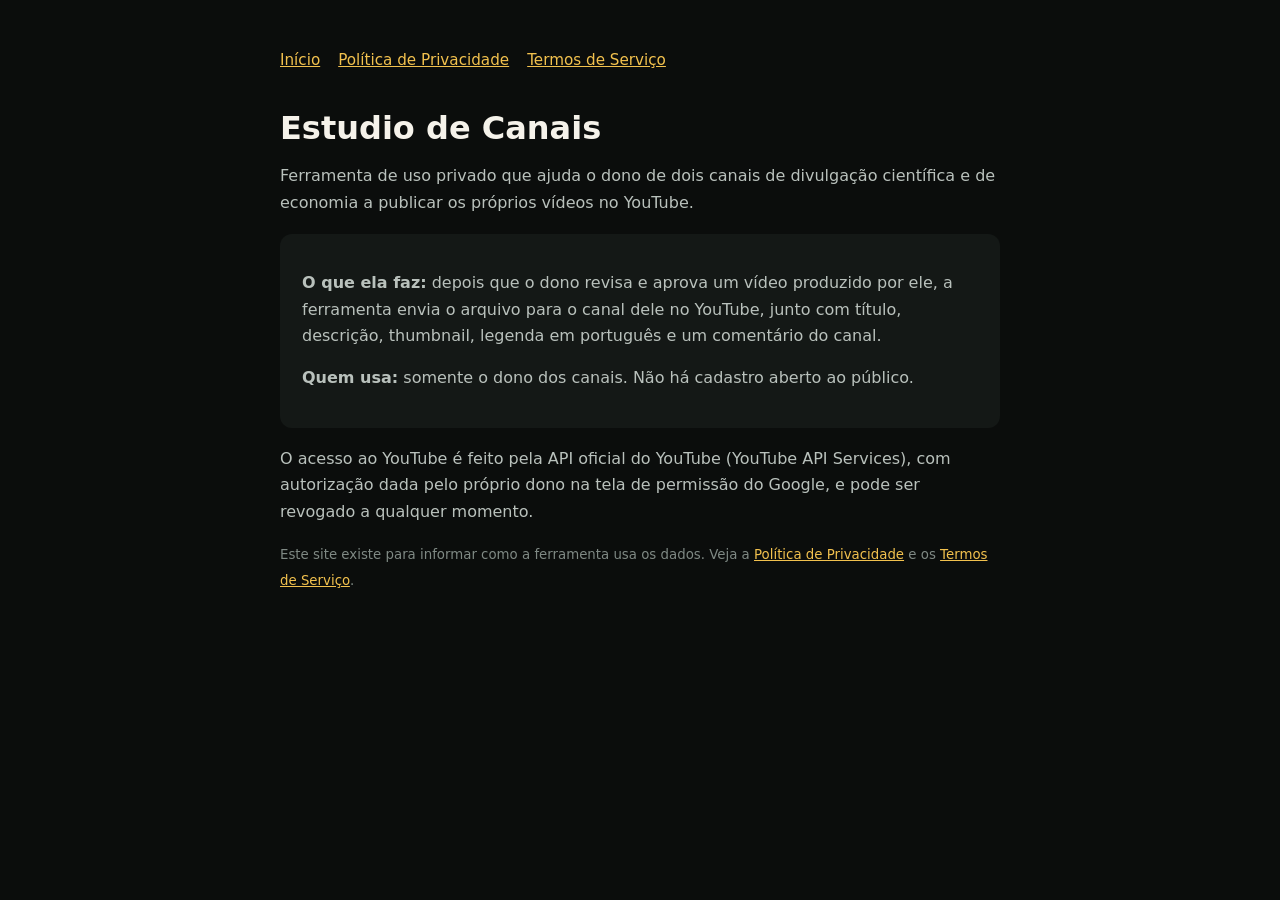
<file: index.html>
<!doctype html>
<html lang="pt-BR"><head><meta charset="utf-8"><meta name="viewport" content="width=device-width,initial-scale=1">
<title>Estudio de Canais</title><meta name="description" content="Ferramenta privada para publicar vídeos nos próprios canais do YouTube do dono.">
<link rel="stylesheet" href="estilo.css"></head>
<body><main>
<nav><a href="./">Início</a><a href="privacidade.html">Política de Privacidade</a><a href="termos.html">Termos de Serviço</a></nav>
<h1>Estudio de Canais</h1>
<p>Ferramenta de uso privado que ajuda o dono de dois canais de divulgação científica e de economia a publicar os próprios vídeos no YouTube.</p>
<div class="card">
<p><strong>O que ela faz:</strong> depois que o dono revisa e aprova um vídeo produzido por ele, a ferramenta envia o arquivo para o canal dele no YouTube, junto com título, descrição, thumbnail, legenda em português e um comentário do canal.</p>
<p><strong>Quem usa:</strong> somente o dono dos canais. Não há cadastro aberto ao público.</p>
</div>
<p>O acesso ao YouTube é feito pela API oficial do YouTube (YouTube API Services), com autorização dada pelo próprio dono na tela de permissão do Google, e pode ser revogado a qualquer momento.</p>
<p><small>Este site existe para informar como a ferramenta usa os dados. Veja a <a href="privacidade.html">Política de Privacidade</a> e os <a href="termos.html">Termos de Serviço</a>.</small></p>
</main></body></html>
</file>
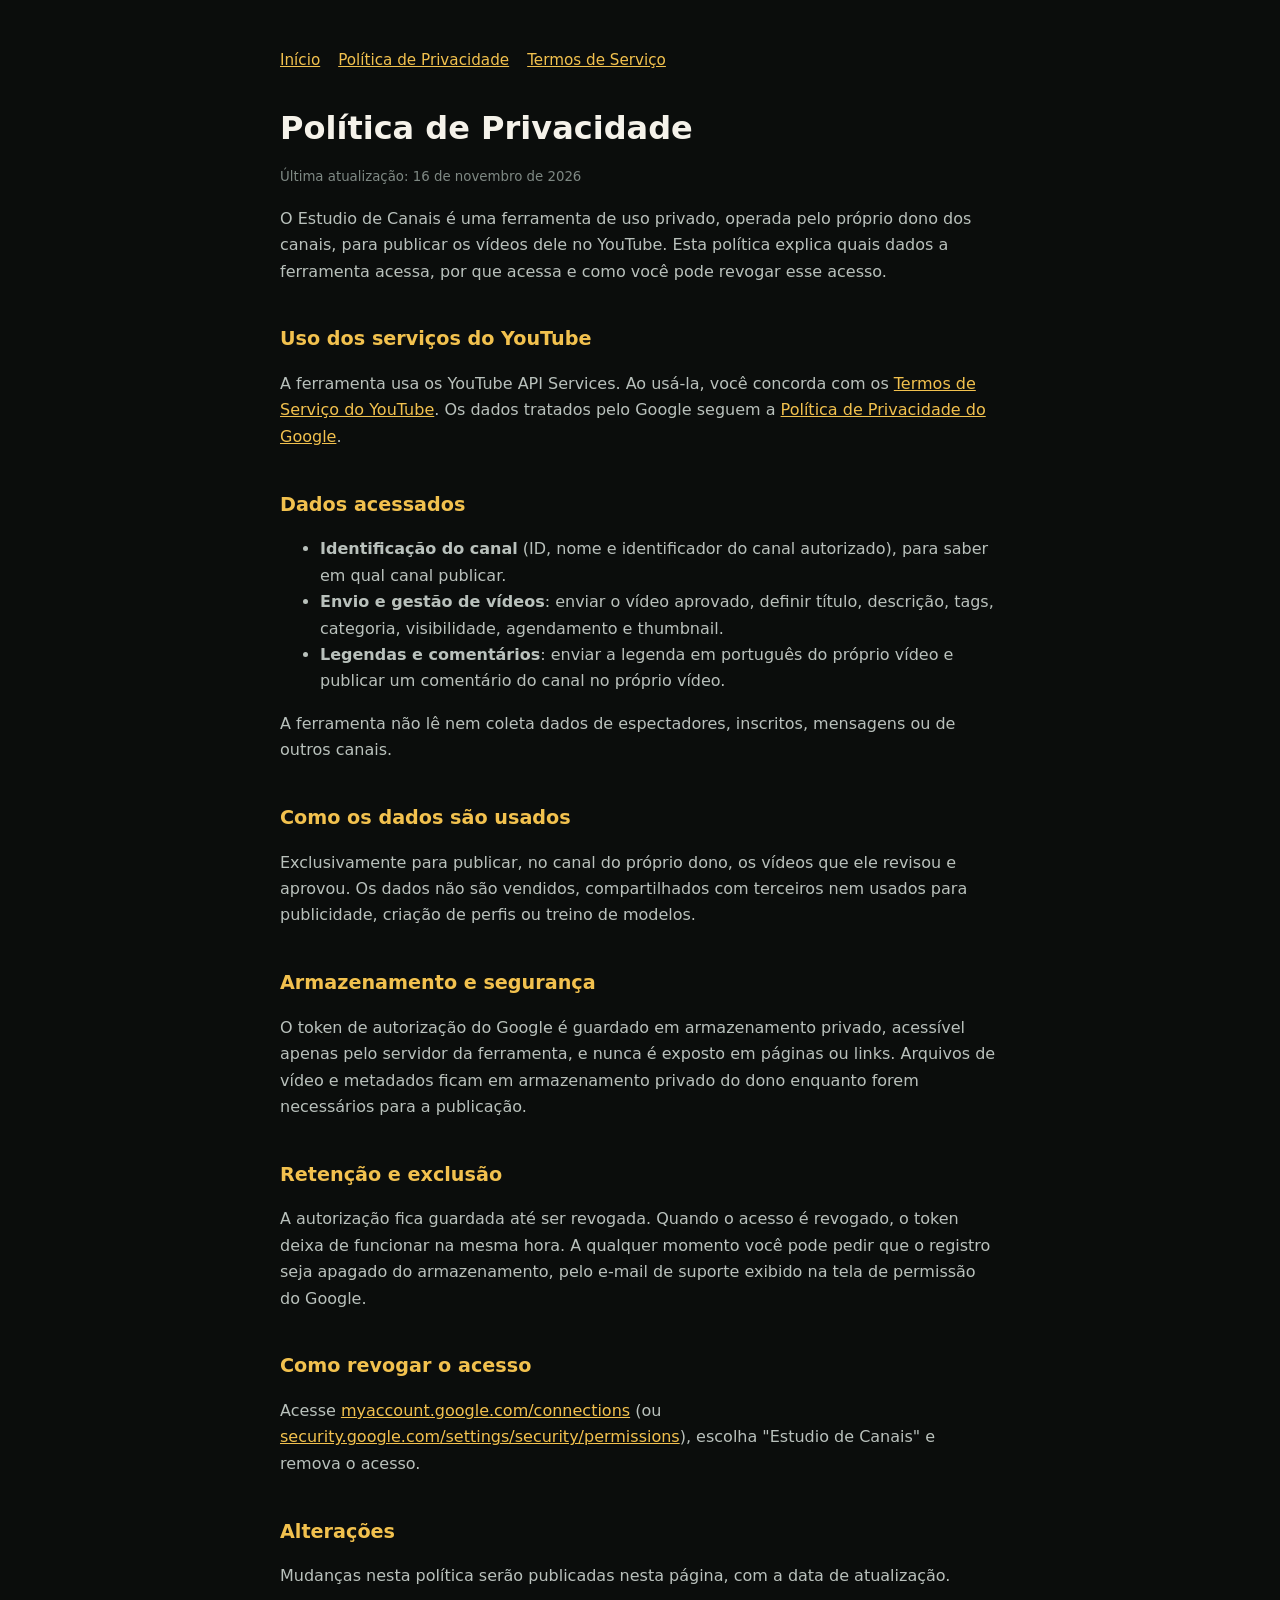
<file: privacidade.html>
<!doctype html>
<html lang="pt-BR"><head><meta charset="utf-8"><meta name="viewport" content="width=device-width,initial-scale=1">
<title>Política de Privacidade</title><meta name="description" content="Como o Estudio de Canais usa os dados do YouTube.">
<link rel="stylesheet" href="estilo.css"></head>
<body><main>
<nav><a href="./">Início</a><a href="privacidade.html">Política de Privacidade</a><a href="termos.html">Termos de Serviço</a></nav>
<h1>Política de Privacidade</h1>
<p><small>Última atualização: 16 de novembro de 2026</small></p>

<p>O Estudio de Canais é uma ferramenta de uso privado, operada pelo próprio dono dos canais, para publicar os vídeos dele no YouTube. Esta política explica quais dados a ferramenta acessa, por que acessa e como você pode revogar esse acesso.</p>

<h2>Uso dos serviços do YouTube</h2>
<p>A ferramenta usa os YouTube API Services. Ao usá-la, você concorda com os <a href="https://www.youtube.com/t/terms">Termos de Serviço do YouTube</a>. Os dados tratados pelo Google seguem a <a href="https://policies.google.com/privacy">Política de Privacidade do Google</a>.</p>

<h2>Dados acessados</h2>
<ul>
<li><strong>Identificação do canal</strong> (ID, nome e identificador do canal autorizado), para saber em qual canal publicar.</li>
<li><strong>Envio e gestão de vídeos</strong>: enviar o vídeo aprovado, definir título, descrição, tags, categoria, visibilidade, agendamento e thumbnail.</li>
<li><strong>Legendas e comentários</strong>: enviar a legenda em português do próprio vídeo e publicar um comentário do canal no próprio vídeo.</li>
</ul>
<p>A ferramenta não lê nem coleta dados de espectadores, inscritos, mensagens ou de outros canais.</p>

<h2>Como os dados são usados</h2>
<p>Exclusivamente para publicar, no canal do próprio dono, os vídeos que ele revisou e aprovou. Os dados não são vendidos, compartilhados com terceiros nem usados para publicidade, criação de perfis ou treino de modelos.</p>

<h2>Armazenamento e segurança</h2>
<p>O token de autorização do Google é guardado em armazenamento privado, acessível apenas pelo servidor da ferramenta, e nunca é exposto em páginas ou links. Arquivos de vídeo e metadados ficam em armazenamento privado do dono enquanto forem necessários para a publicação.</p>

<h2>Retenção e exclusão</h2>
<p>A autorização fica guardada até ser revogada. Quando o acesso é revogado, o token deixa de funcionar na mesma hora. A qualquer momento você pode pedir que o registro seja apagado do armazenamento, pelo e-mail de suporte exibido na tela de permissão do Google.</p>

<h2>Como revogar o acesso</h2>
<p>Acesse <a href="https://myaccount.google.com/connections">myaccount.google.com/connections</a> (ou <a href="https://security.google.com/settings/security/permissions">security.google.com/settings/security/permissions</a>), escolha "Estudio de Canais" e remova o acesso.</p>

<h2>Alterações</h2>
<p>Mudanças nesta política serão publicadas nesta página, com a data de atualização.</p>
</main></body></html>
</file>
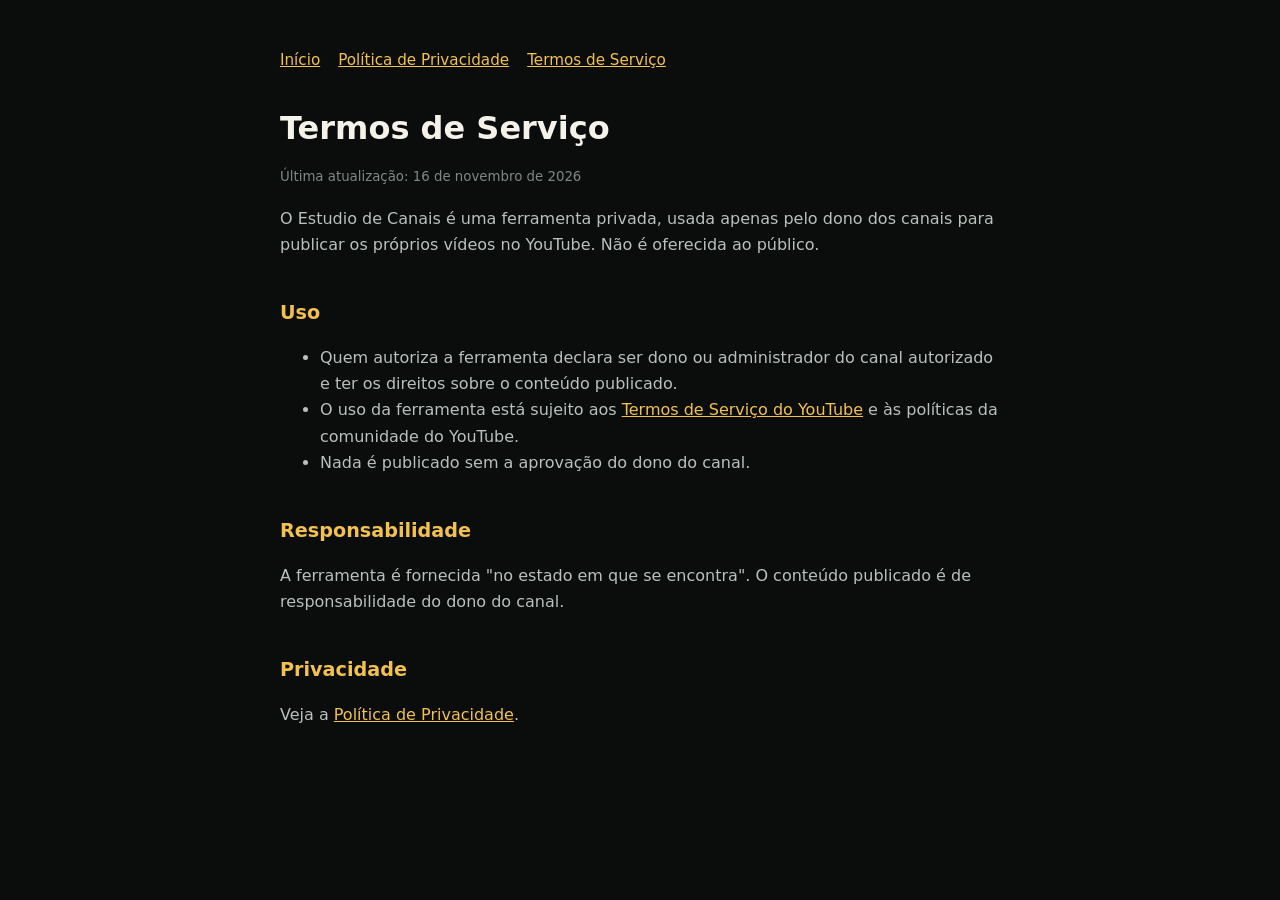
<file: termos.html>
<!doctype html>
<html lang="pt-BR"><head><meta charset="utf-8"><meta name="viewport" content="width=device-width,initial-scale=1">
<title>Termos de Serviço</title><meta name="description" content="Termos de uso do Estudio de Canais.">
<link rel="stylesheet" href="estilo.css"></head>
<body><main>
<nav><a href="./">Início</a><a href="privacidade.html">Política de Privacidade</a><a href="termos.html">Termos de Serviço</a></nav>
<h1>Termos de Serviço</h1>
<p><small>Última atualização: 16 de novembro de 2026</small></p>
<p>O Estudio de Canais é uma ferramenta privada, usada apenas pelo dono dos canais para publicar os próprios vídeos no YouTube. Não é oferecida ao público.</p>
<h2>Uso</h2>
<ul>
<li>Quem autoriza a ferramenta declara ser dono ou administrador do canal autorizado e ter os direitos sobre o conteúdo publicado.</li>
<li>O uso da ferramenta está sujeito aos <a href="https://www.youtube.com/t/terms">Termos de Serviço do YouTube</a> e às políticas da comunidade do YouTube.</li>
<li>Nada é publicado sem a aprovação do dono do canal.</li>
</ul>
<h2>Responsabilidade</h2>
<p>A ferramenta é fornecida "no estado em que se encontra". O conteúdo publicado é de responsabilidade do dono do canal.</p>
<h2>Privacidade</h2>
<p>Veja a <a href="privacidade.html">Política de Privacidade</a>.</p>
</main></body></html>
</file>
<file: estilo.css>
:root{--bg:#0b0d0c;--fg:#f5f2ea;--mut:#b9c1bc;--acc:#f2c14e;--card:#141816}
*{box-sizing:border-box}body{margin:0;background:var(--bg);color:var(--fg);font:16px/1.65 system-ui,-apple-system,"Segoe UI",Roboto,sans-serif}
main{max-width:760px;margin:0 auto;padding:48px 20px 80px}h1{font-size:2rem;line-height:1.2;margin:0 0 8px}h2{margin-top:2em;font-size:1.2rem;color:var(--acc)}
p,li{color:var(--mut)}a{color:var(--acc)}nav{display:flex;gap:18px;flex-wrap:wrap;margin-bottom:36px;font-size:.95rem}
.card{background:var(--card);border-radius:12px;padding:20px 22px;margin:18px 0}small{color:#7f8984}
</file>
